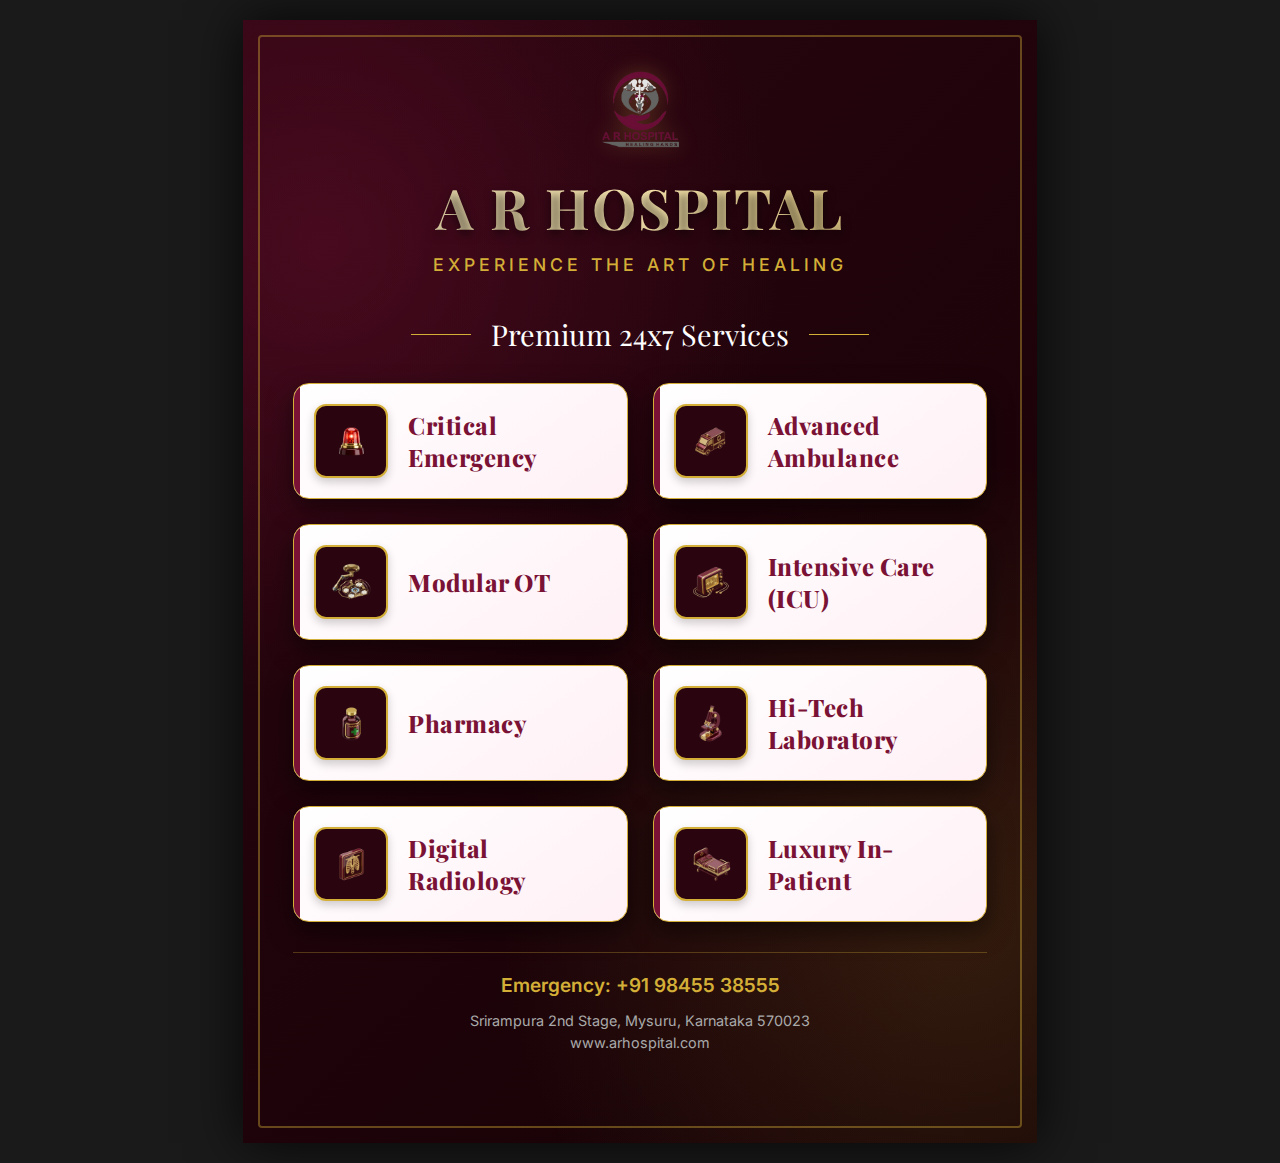
<file: poster.html>
<!DOCTYPE html>
<html lang="en">

<head>
    <meta charset="UTF-8">
    <meta name="viewport" content="width=device-width, initial-scale=1.0">
    <title>A R Hospital - Premium Services Poster</title>
    <link
        href="https://fonts.googleapis.com/css2?family=Playfair+Display:wght@700&family=Inter:wght@400;500;600&display=swap"
        rel="stylesheet">
    <style>
        :root {
            --maroon-dark: #2a0510;
            --maroon-light: #7a1236;
            --gold: #d4af37;
            --gold-glow: #f9e29c;
            --text-white: #ffffff;
            --text-dim: #e0e0e0;
        }

        body {
            background-color: #1a1a1a;
            display: flex;
            justify-content: center;
            align-items: center;
            min-height: 100vh;
            margin: 0;
            font-family: 'Inter', sans-serif;
            padding: 20px;
        }

        .poster-container {
            width: 210mm;
            /* A4 Width */
            min-height: 297mm;
            /* A4 Height */
            /* Dark Luxury Gradient Background */
            background: linear-gradient(135deg, var(--maroon-dark) 0%, #150205 100%);
            position: relative;
            overflow: hidden;
            box-shadow: 0 0 50px rgba(0, 0, 0, 0.8);
            display: flex;
            flex-direction: column;
            color: var(--text-white);
        }

        /* Abstract Gold Waves Background */
        .bg-pattern {
            position: absolute;
            top: 0;
            left: 0;
            right: 0;
            bottom: 0;
            background-image:
                radial-gradient(circle at 10% 20%, rgba(122, 18, 54, 0.4) 0%, transparent 40%),
                radial-gradient(circle at 90% 80%, rgba(212, 175, 55, 0.15) 0%, transparent 40%);
            z-index: 0;
        }

        /* Gold Border Frame */
        .poster-frame {
            position: absolute;
            top: 15px;
            left: 15px;
            right: 15px;
            bottom: 15px;
            border: 2px solid rgba(212, 175, 55, 0.4);
            border-radius: 4px;
            z-index: 10;
            pointer-events: none;
        }

        .poster-content {
            position: relative;
            z-index: 1;
            padding: 50px;
            display: flex;
            flex-direction: column;
            height: 100%;
            box-sizing: border-box;
        }

        /* Header */
        .header {
            text-align: center;
            margin-bottom: 40px;
            position: relative;
        }

        .logo-img {
            height: 80px;
            object-fit: contain;
            margin-bottom: 15px;
            filter: drop-shadow(0 0 10px rgba(212, 175, 55, 0.3));
        }

        .brand-name {
            font-family: 'Playfair Display', serif;
            font-size: 3.5rem;
            background: linear-gradient(to right, #cfc09f, #ffecb3, #c4a962);
            -webkit-background-clip: text;
            -webkit-text-fill-color: transparent;
            margin: 0;
            letter-spacing: 2px;
            text-transform: uppercase;
            text-shadow: 0 4px 10px rgba(0, 0, 0, 0.5);
        }

        .subtitle {
            color: var(--gold);
            font-size: 1.1rem;
            letter-spacing: 4px;
            text-transform: uppercase;
            margin-top: 10px;
            font-weight: 500;
        }

        /* Title with Golden Line */
        .section-title {
            text-align: center;
            font-size: 1.8rem;
            font-family: 'Playfair Display', serif;
            color: var(--text-white);
            margin-bottom: 30px;
            display: flex;
            align-items: center;
            justify-content: center;
            gap: 20px;
        }

        .section-title::before,
        .section-title::after {
            content: '';
            height: 1px;
            width: 60px;
            background: var(--gold);
        }

        /* Grid */
        .services-grid {
            display: grid;
            grid-template-columns: repeat(2, 1fr);
            gap: 25px;
            flex-grow: 1;
        }

        /* High Contrast Premium Card */
        .service-card {
            background: linear-gradient(145deg, #ffffff 0%, #fff0f5 100%);
            border: 1px solid var(--gold);
            border-radius: 16px;
            padding: 20px;
            display: flex;
            align-items: center;
            transition: transform 0.3s ease;
            position: relative;
            overflow: hidden;
            box-shadow: 0 10px 25px rgba(0, 0, 0, 0.5);
        }

        .service-card::before {
            content: '';
            position: absolute;
            top: 0;
            left: 0;
            width: 6px;
            height: 100%;
            background: var(--maroon-light);
        }

        .icon-wrapper {
            width: 70px;
            height: 70px;
            background: var(--maroon-dark);
            border-radius: 12px;
            display: flex;
            justify-content: center;
            align-items: center;
            border: 2px solid var(--gold);
            margin-right: 20px;
            flex-shrink: 0;
            box-shadow: 0 4px 10px rgba(0, 0, 0, 0.2);
        }

        .icon-wrapper img {
            width: 45px;
            height: 45px;
            object-fit: contain;
        }

        .text-content h3 {
            margin: 0;
            color: var(--maroon-light);
            font-size: 1.5rem;
            /* Bigger */
            font-weight: 800;
            /* Bolder */
            font-family: 'Playfair Display', serif;
            letter-spacing: 0.5px;
        }

        .text-content p {
            display: none;
            /* Hide Description */
        }

        /* Footer */
        .footer {
            margin-top: 30px;
            text-align: center;
            padding-top: 20px;
            border-top: 1px solid rgba(212, 175, 55, 0.3);
        }

        .footer-highlight {
            color: var(--gold);
            font-weight: 600;
            font-size: 1.2rem;
            margin-bottom: 15px;
            display: block;
        }

        .footer p {
            color: #aaa;
            font-size: 0.9rem;
            margin: 5px 0;
        }

        /* Print Media */
        @media print {
            body {
                background: none;
                -webkit-print-color-adjust: exact;
            }

            .poster-container {
                margin: 0;
                width: 100%;
                height: 100vh;
                box-shadow: none;
            }
        }
    </style>
</head>

<body>

    <div class="poster-container">
        <div class="bg-pattern"></div>
        <div class="poster-frame"></div>

        <div class="poster-content">
            <!-- Header -->
            <div class="header">
                <img src="assets/logo.png" alt="A R Hospital Logo" class="logo-img">
                <h1 class="brand-name">A R Hospital</h1>
                <div class="subtitle">Experience The Art of Healing</div>
            </div>

            <!-- Title -->
            <div class="section-title">Premium 24x7 Services</div>

            <!-- Grid -->
            <div class="services-grid">

                <div class="service-card">
                    <div class="icon-wrapper"><img src="assets/siren_icon.png" alt="Emergency"></div>
                    <div class="text-content">
                        <h3>Critical Emergency</h3>
                        <p>Rapid response trauma care with advanced life support systems.</p>
                    </div>
                </div>

                <div class="service-card">
                    <div class="icon-wrapper"><img src="assets/ambulance_icon.png" alt="Ambulance"></div>
                    <div class="text-content">
                        <h3>Advanced Ambulance</h3>
                        <p>ICU-on-wheels fleet tailored for critical patient transport.</p>
                    </div>
                </div>

                <div class="service-card">
                    <div class="icon-wrapper"><img src="assets/ot_icon.png" alt="OT"></div>
                    <div class="text-content">
                        <h3>Modular OT</h3>
                        <p>State-of-the-art sterile operation theaters for complex surgeries.</p>
                    </div>
                </div>

                <div class="service-card">
                    <div class="icon-wrapper"><img src="assets/icu_icon.png" alt="ICU"></div>
                    <div class="text-content">
                        <h3>Intensive Care (ICU)</h3>
                        <p>24/7 dedicated critical care with cutting-edge monitoring.</p>
                    </div>
                </div>

                <div class="service-card">
                    <div class="icon-wrapper"><img src="assets/pharmacy_icon.png" alt="Pharmacy"></div>
                    <div class="text-content">
                        <h3>Pharmacy</h3>
                        <p>Fully stocked pharmacy delivering essential medicines anytime.</p>
                    </div>
                </div>

                <div class="service-card">
                    <div class="icon-wrapper"><img src="assets/labarotary_icon.png" alt="Lab"></div>
                    <div class="text-content">
                        <h3>Hi-Tech Laboratory</h3>
                        <p>Automated diagnostics ensuring 100% accurate results.</p>
                    </div>
                </div>

                <div class="service-card">
                    <div class="icon-wrapper"><img src="assets/x%20ray.png" alt="Radiology"></div>
                    <div class="text-content">
                        <h3>Digital Radiology</h3>
                        <p>Low-radiation Digital X-Ray & Imaging services.</p>
                    </div>
                </div>

                <div class="service-card">
                    <div class="icon-wrapper"><img src="assets/in_patient_icon.png" alt="In-Patient"></div>
                    <div class="text-content">
                        <h3>Luxury In-Patient</h3>
                        <p>Premium private suites for comfort and faster recovery.</p>
                    </div>
                </div>

            </div>

            <!-- Footer -->
            <div class="footer">
                <span class="footer-highlight">Emergency: +91 98455 38555</span>
                <p>Srirampura 2nd Stage, Mysuru, Karnataka 570023</p>
                <p>www.arhospital.com</p>
            </div>
        </div>
    </div>

</body>

</html>
</file>
